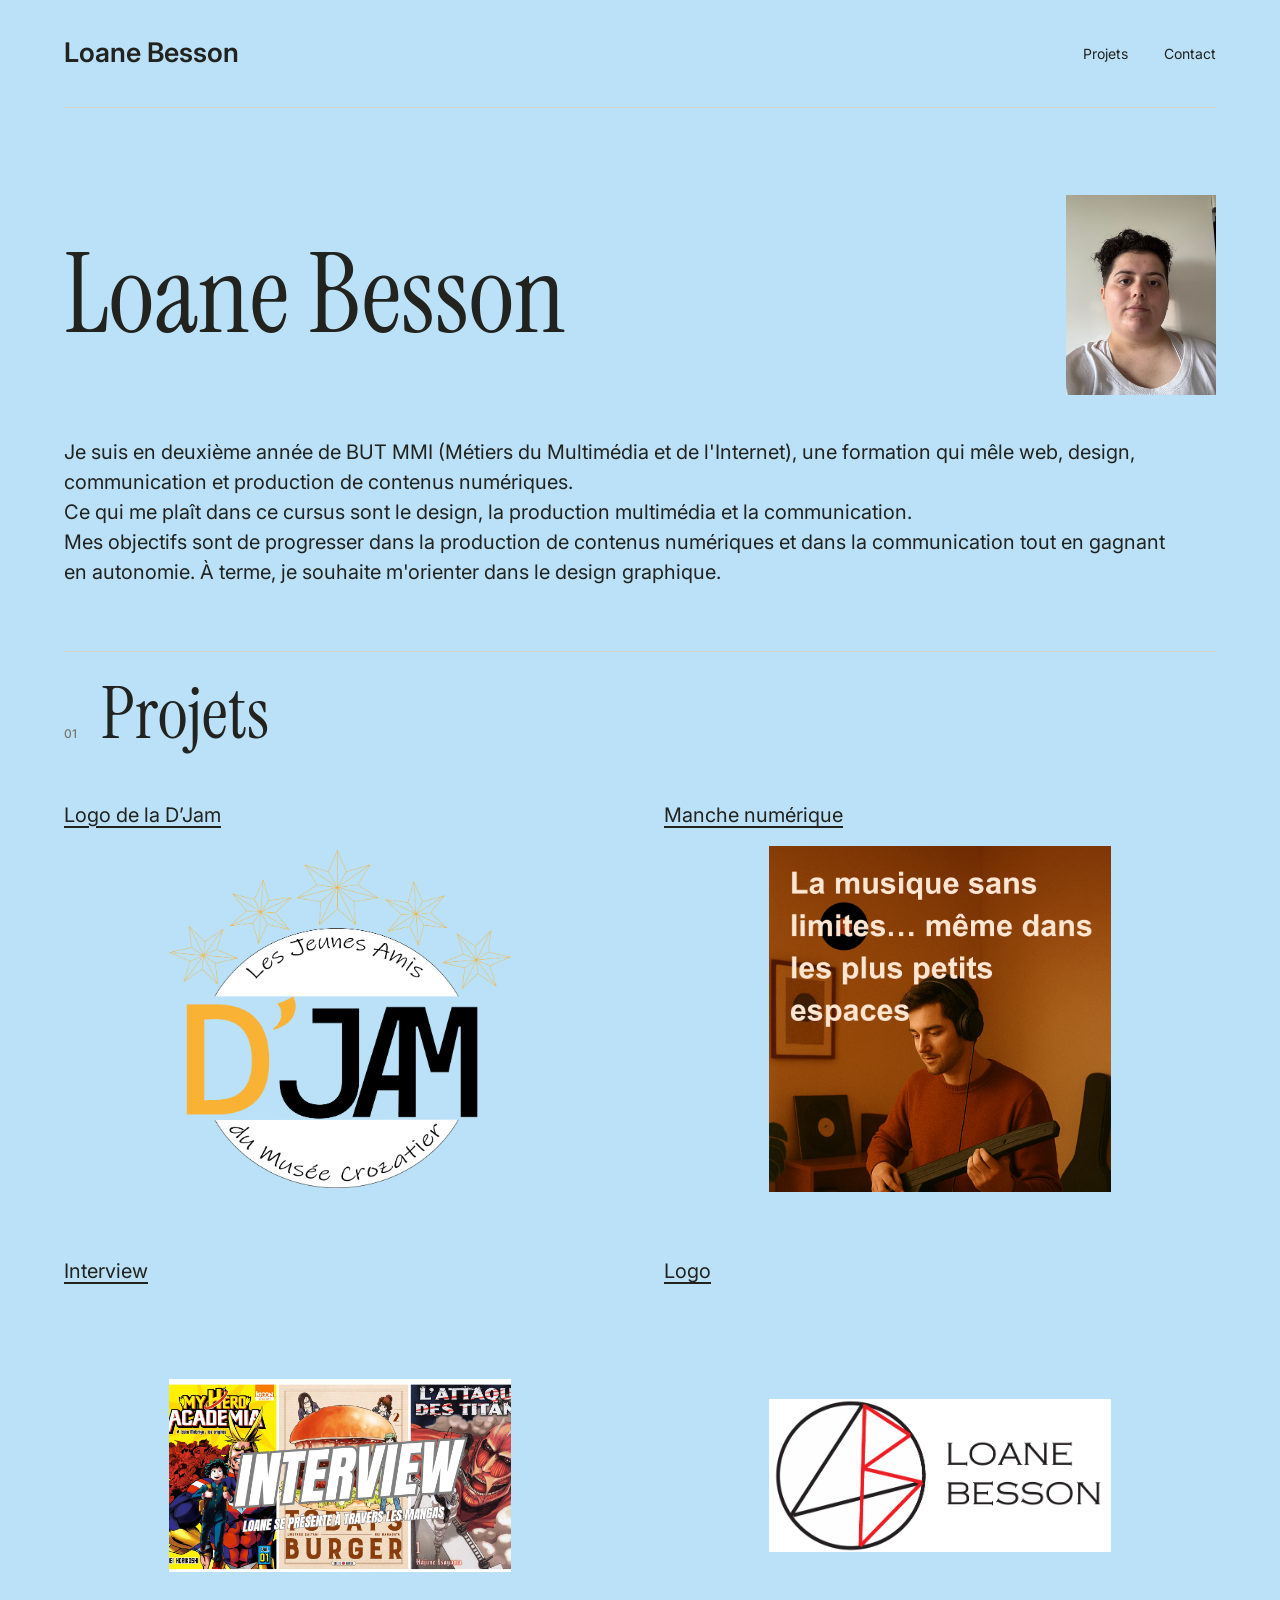
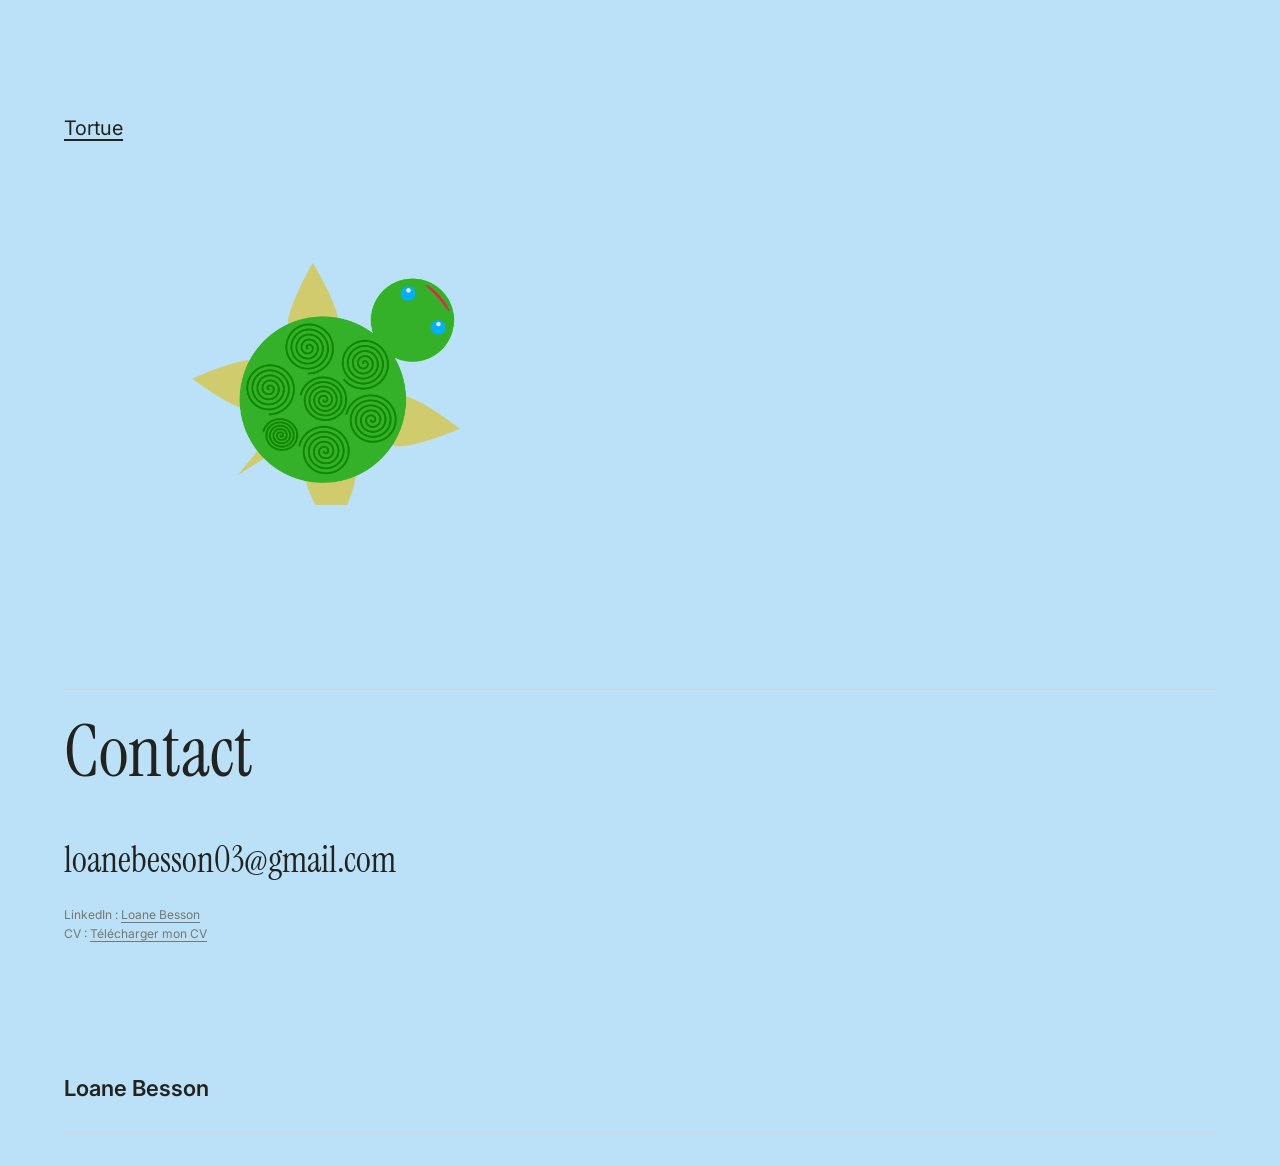
<file: index.html>
<!DOCTYPE html>
<html lang="fr">
<head>
<meta charset="utf-8">
<meta name="viewport" content="width=device-width, initial-scale=1">
<link rel="preconnect" href="https://fonts.googleapis.com">
<link rel="preconnect" href="https://fonts.gstatic.com" crossorigin>
<link href="https://fonts.googleapis.com/css2?family=Inter:wght@400;500;600&family=Instrument+Serif&display=swap" rel="stylesheet">
<title>Loane Besson — Portfolio</title>
<meta name="description" content="Portfolio de Loane Besson, étudiante en BUT MMI.">
<link rel="stylesheet" href="css/style.css">
</head>
<body>

<header class="wrap">
  <nav class="nav" aria-label="Navigation principale">
    <a class="nav__logo" href="index.html">Loane Besson</a>
    <div class="nav__links">
      <a href="#projets">Projets</a>
      <a href="#contact">Contact</a>
    </div>
  </nav>

  <div class="hero">
    <h1 class="hero__title">Loane Besson</h1>
    <img class="hero__photo" src="images/photo-loane.jpeg" alt="Photo de Loane Besson">
  </div>

  <div class="manifeste">
    <p>Je suis en deuxième année de BUT MMI (Métiers du Multimédia et de l'Internet), une formation qui mêle web, design, communication et production de contenus numériques.</p>
    <p>Ce qui me plaît dans ce cursus sont le design, la production multimédia et la communication.</p>
    <p>Mes objectifs sont de progresser dans la production de contenus numériques et dans la communication tout en gagnant en autonomie. À terme, je souhaite m'orienter dans le design graphique.</p>
  </div>
</header>

<main>
  <section class="projets wrap" id="projets">
    <div class="section-head">
      <span class="section-head__num">01</span>
      <h2 class="section-title">Projets</h2>
    </div>

    <div class="grid">
      <a class="projet" href="projet-logo-djam.html">
        <span class="projet__titre">Logo de la D’Jam</span>
        <span class="projet__img"><img src="images/logo_djam.png" alt="Aperçu du projet Logo de la D’Jam"></span>
      </a>
      <a class="projet" href="projet-manche-numerique.html">
        <span class="projet__titre">Manche numérique</span>
        <span class="projet__img"><img src="images/affiche-yamaha.png" alt="Aperçu du projet Manche numérique"></span>
      </a>
      <a class="projet" href="projet-interview.html">
        <span class="projet__titre">Interview</span>
        <span class="projet__img"><img src="images/miniature-video.png" alt="Aperçu du projet Interview"></span>
      </a>
      <a class="projet" href="projet-logo.html">
        <span class="projet__titre">Logo</span>
        <span class="projet__img"><img src="images/logo_LB.png" alt="Aperçu du projet Logo"></span>
      </a>
      <a class="projet" href="projet-tortue.html">
        <span class="projet__titre">Tortue</span>
        <span class="projet__img"><img src="images/tortue.png" alt="Aperçu du projet tortue"></span>
      </a>
    </div>
  </section>


  <section class="contact wrap" id="contact">
    <div class="section-head">
      <h2 class="section-title">Contact</h2>
    </div>
    <p class="contact__mail"><a href="mailto:loanebesson03@gmail.com" style="text-decoration:none">loanebesson03@gmail.com</a></p>
    <div class="contact__liens">
      <div>LinkedIn : <a href="https://www.linkedin.com/in/loane-besson" target="_blank" rel="noopener noreferrer">Loane Besson</a></div>
      <div>CV : <a href="documents/CV-Loane-Besson.pdf" download>Télécharger mon CV</a></div>
    </div>
  </section>
</main>

<footer class="footer">
  <p class="footer__sig">Loane Besson</p>
  <hr>
</footer>

</body>
</html>
</file>
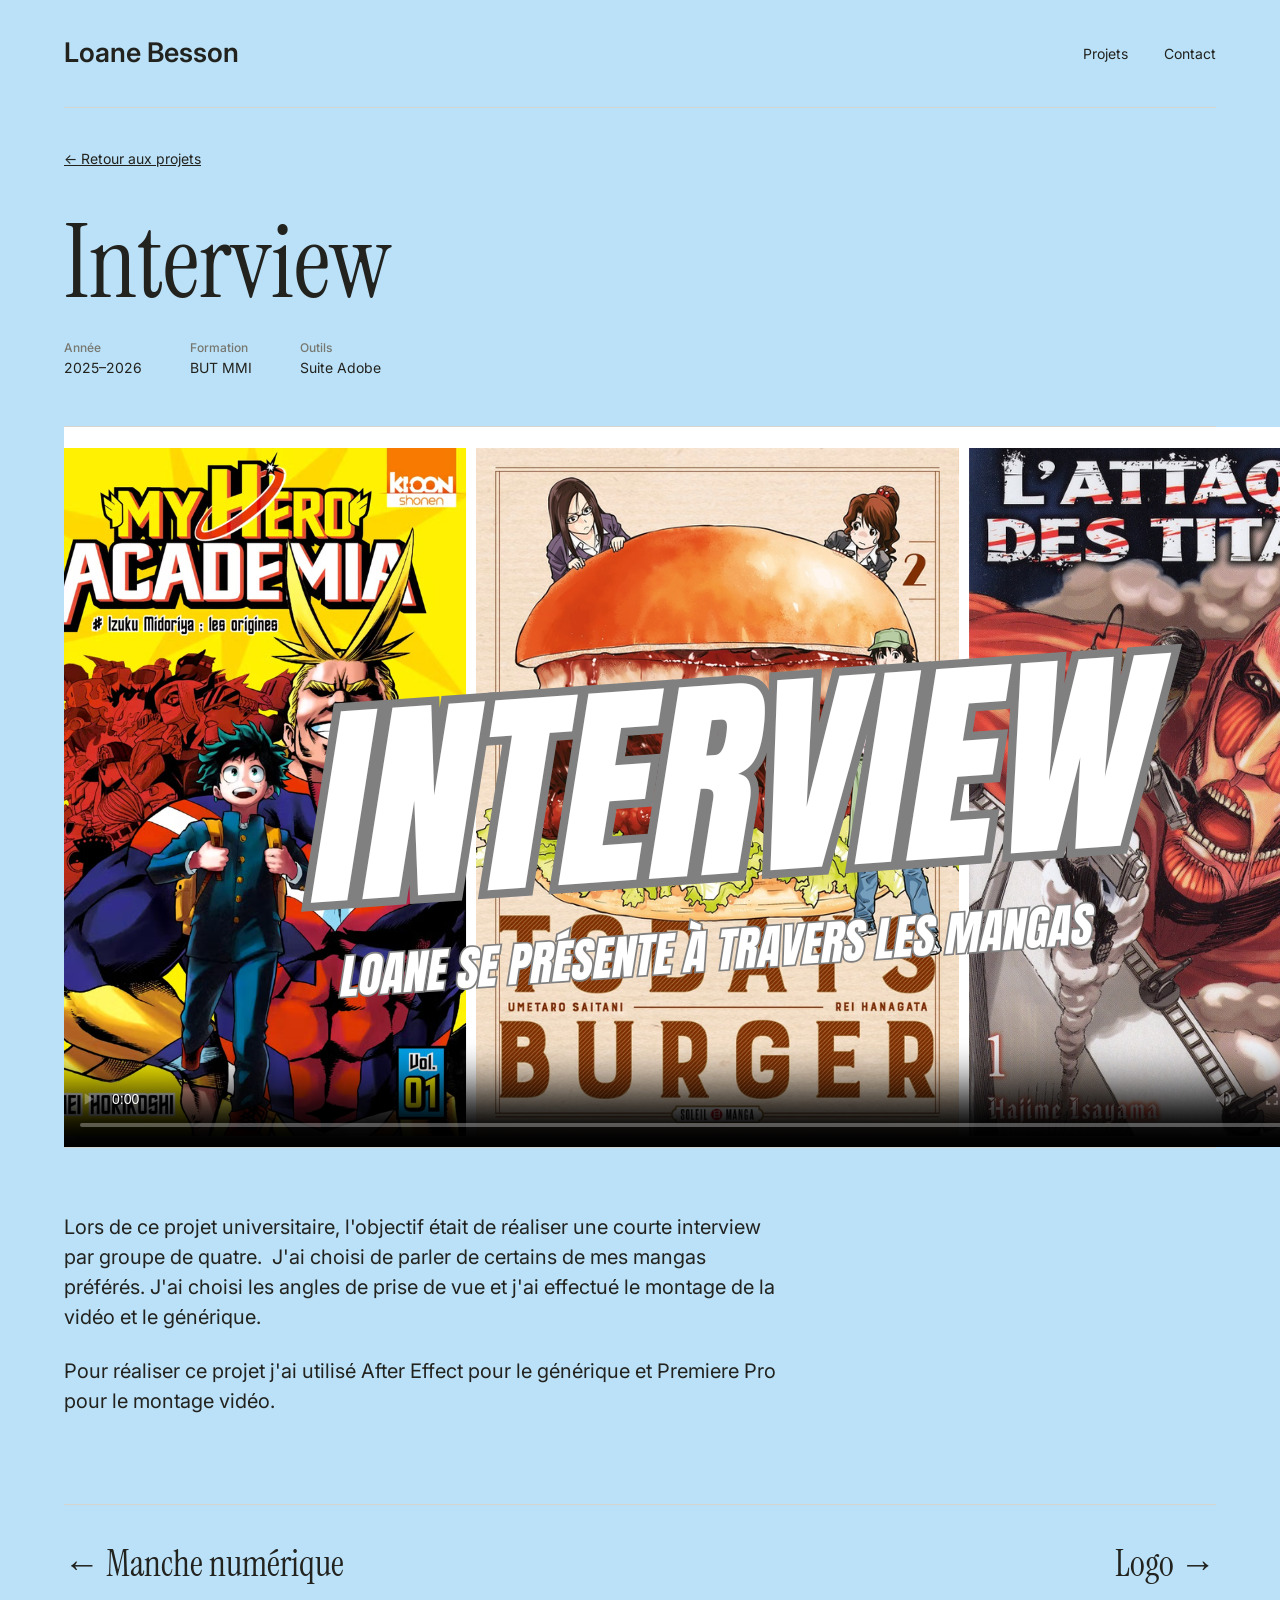
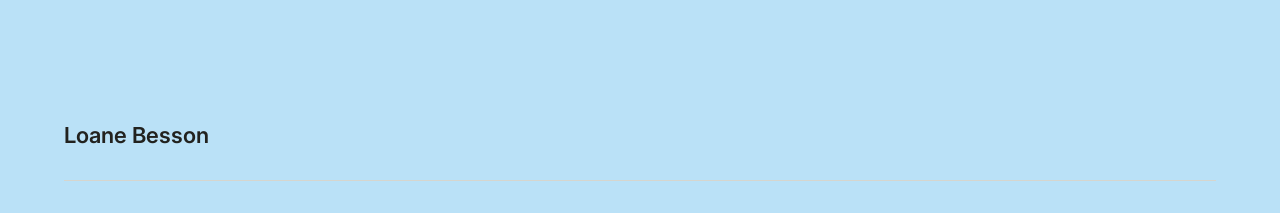
<file: projet-interview.html>
<!DOCTYPE html>
<html lang="fr">
<head>
<meta charset="utf-8">
<meta name="viewport" content="width=device-width, initial-scale=1">
<link rel="preconnect" href="https://fonts.googleapis.com">
<link rel="preconnect" href="https://fonts.gstatic.com" crossorigin>
<link href="https://fonts.googleapis.com/css2?family=Inter:wght@400;500;600&family=Instrument+Serif&display=swap" rel="stylesheet">
<title>Interview — Loane Besson</title>
<link rel="stylesheet" href="css/style.css">
</head>
<body>

<header class="wrap">
  <nav class="nav" aria-label="Navigation principale">
    <a class="nav__logo" href="index.html">Loane Besson</a>
    <div class="nav__links">
      <a href="index.html#projets">Projets</a>
      <a href="index.html#contact">Contact</a>
    </div>
  </nav>
  <a class="back" href="index.html#projets">← Retour aux projets</a>
</header>

<main class="wrap">
  <div class="projet-hero">
    <h1>Interview</h1>
    <dl class="projet-meta">
      <div><dt>Année</dt><dd>2025–2026</dd></div>
      <div><dt>Formation</dt><dd>BUT MMI</dd></div>
      <div><dt>Outils</dt><dd>Suite Adobe</dd></div>
    </dl>
  </div>

    <div class="projet-visuel">
  <video controls preload="metadata" poster="images/miniature-video.png">
    <source src="video/interview_Loane.mp4" type="video/mp4">
  </video>
</div>

  <div class="projet-texte">
    <p>Lors de ce projet universitaire, l'objectif était de réaliser une courte interview par groupe de quatre. 
J'ai choisi de parler de certains de mes mangas préférés. J'ai choisi les angles de prise de vue et j'ai effectué le montage de la vidéo et le générique. </p>
    <p>Pour réaliser ce projet j'ai utilisé After Effect pour le générique et Premiere Pro pour le montage vidéo.</p>
  </div>

  <nav class="projet-nav" aria-label="Autres projets">
    <a href="projet-manche-numerique.html">← Manche numérique</a>
    <a href="projet-logo.html">Logo →</a>
  </nav>
</main>

<footer class="footer">
  <p class="footer__sig">Loane Besson</p>
  <hr>
</footer>

</body>
</html>
</file>
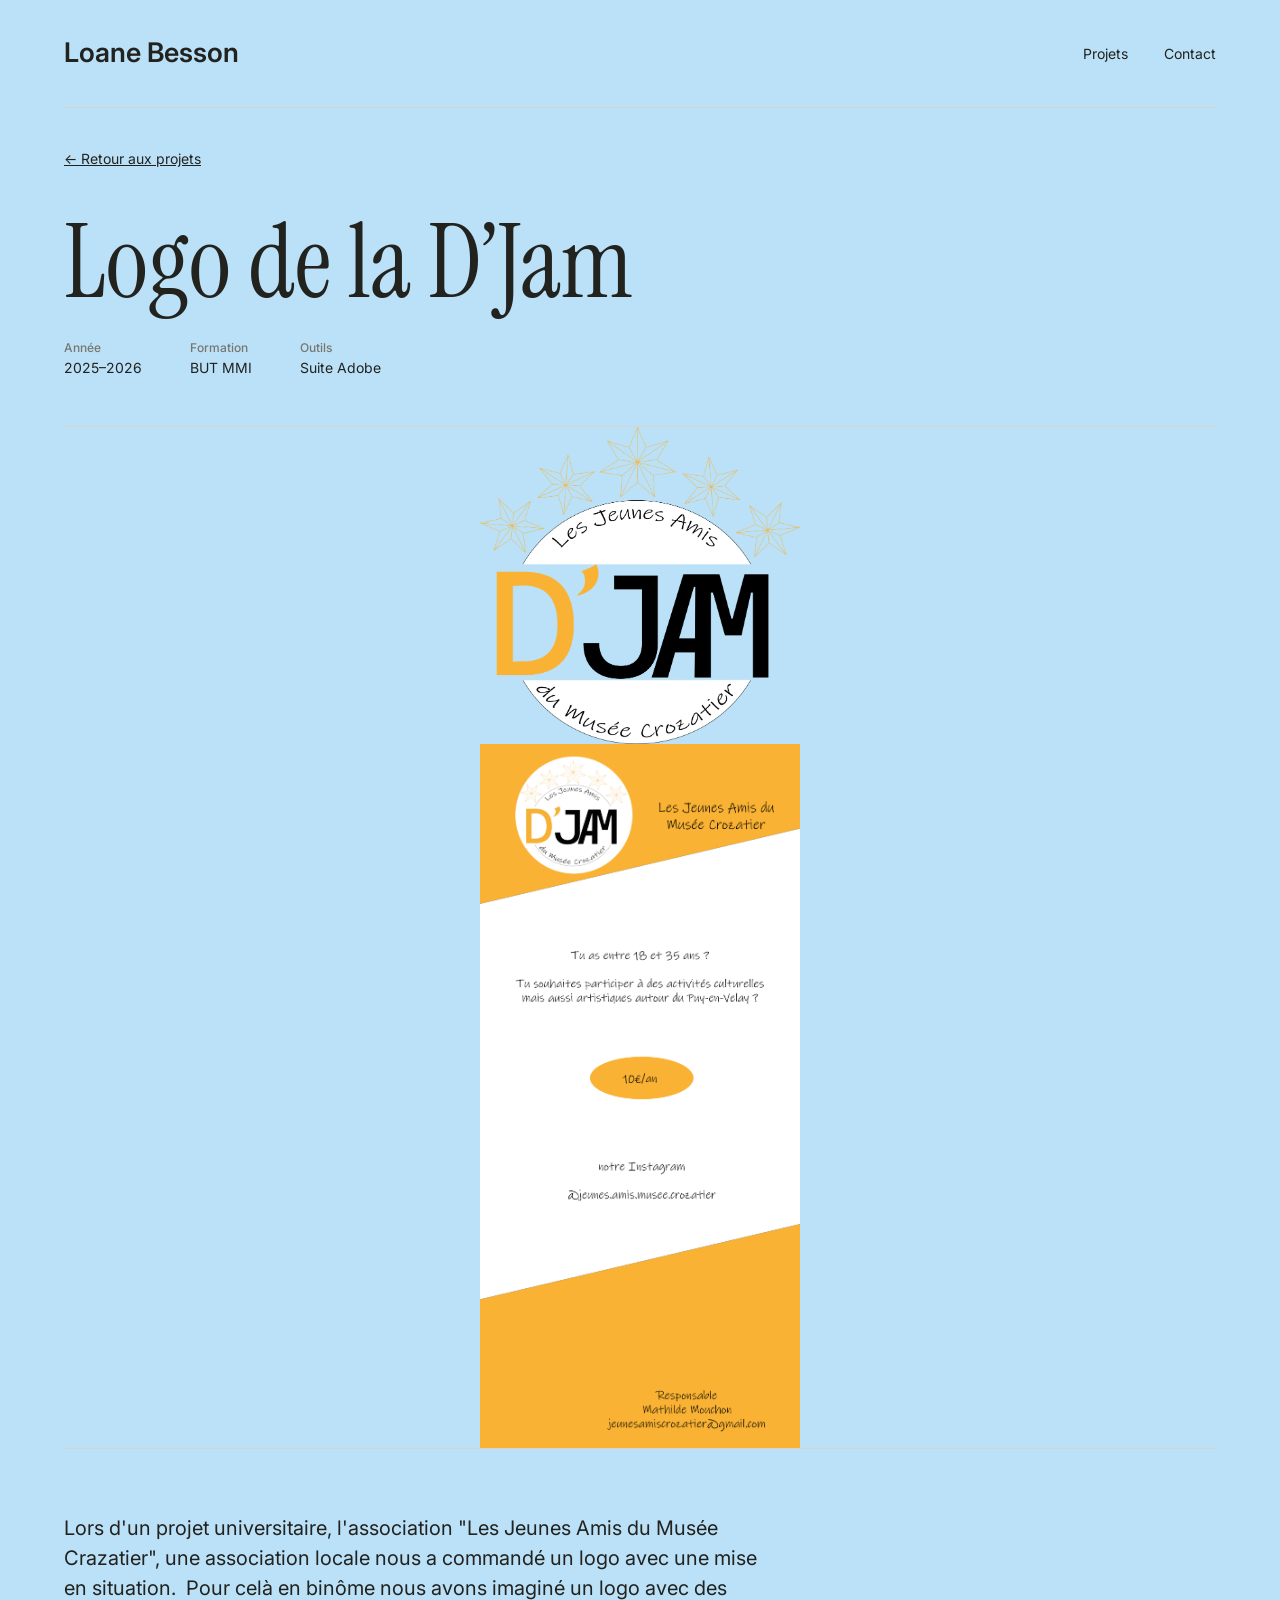
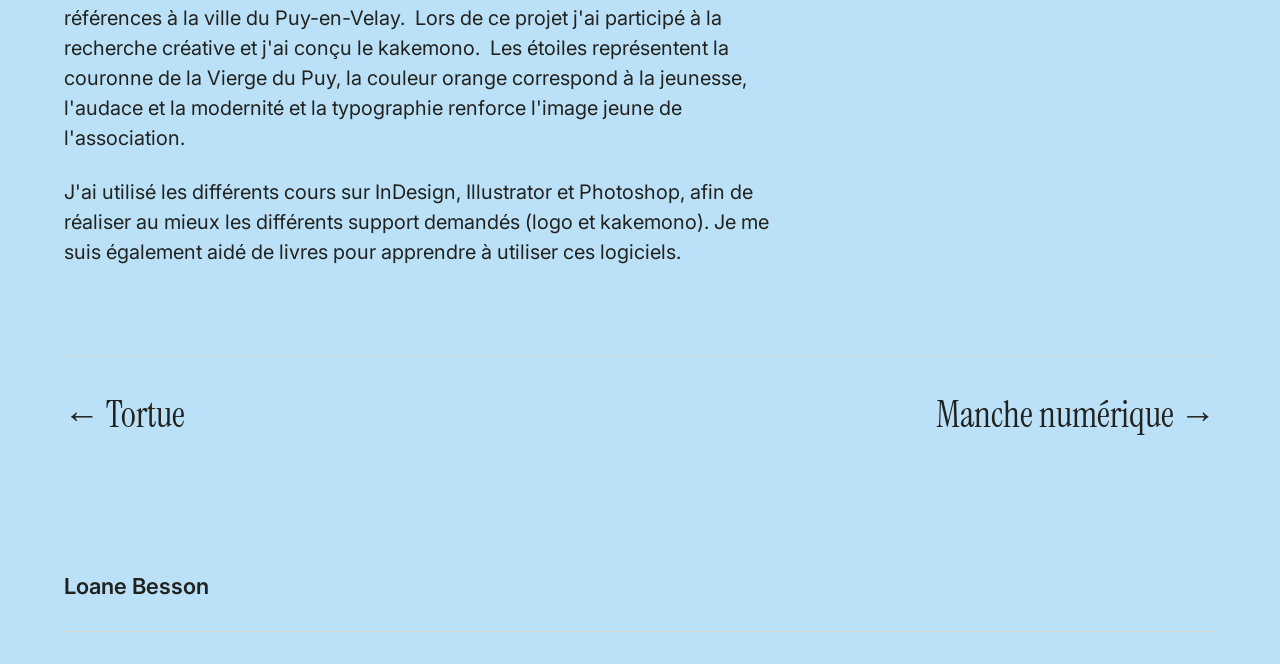
<file: projet-logo-djam.html>
<!DOCTYPE html>
<html lang="fr">
<head>
<meta charset="utf-8">
<meta name="viewport" content="width=device-width, initial-scale=1">
<link rel="preconnect" href="https://fonts.googleapis.com">
<link rel="preconnect" href="https://fonts.gstatic.com" crossorigin>
<link href="https://fonts.googleapis.com/css2?family=Inter:wght@400;500;600&family=Instrument+Serif&display=swap" rel="stylesheet">
<title>Logo de la D’Jam — Loane Besson</title>
<link rel="stylesheet" href="css/style.css">
</head>
<body>

<header class="wrap">
  <nav class="nav" aria-label="Navigation principale">
    <a class="nav__logo" href="index.html">Loane Besson</a>
    <div class="nav__links">
      <a href="index.html#projets">Projets</a>
      <a href="index.html#contact">Contact</a>
    </div>
  </nav>
  <a class="back" href="index.html#projets">← Retour aux projets</a>
</header>

<main class="wrap">
  <div class="projet-hero">
    <h1>Logo de la D’Jam</h1>
    <dl class="projet-meta">
      <div><dt>Année</dt><dd>2025–2026</dd></div>
      <div><dt>Formation</dt><dd>BUT MMI</dd></div>
      <div><dt>Outils</dt><dd> Suite Adobe</dd></div>
    </dl>
  </div>

  <div class="projet-visuel">
    <img src="images/logo_djam.png" alt="Visuel du projet Logo de la D’Jam">
    <img src="images/kakemono_djam.png" alt="Visuel kakemono de la D’Jam">
  </div>

  <div class="projet-texte">
    <p> Lors d'un projet universitaire, l'association "Les Jeunes Amis du Musée Crazatier", une association locale nous a commandé un logo avec une mise en situation. 
Pour celà en binôme nous avons imaginé un logo avec des références à la ville du Puy-en-Velay. 
Lors de ce projet j'ai participé à la recherche créative et j'ai conçu le kakemono. 
Les étoiles représentent la couronne de la Vierge du Puy, la couleur orange correspond à la jeunesse, l'audace et la modernité et la typographie renforce l'image jeune de l'association. </p>
    <p>J'ai utilisé les différents cours sur InDesign, Illustrator et Photoshop, afin de réaliser au mieux les différents support demandés (logo et kakemono). Je me suis également aidé de livres pour apprendre à utiliser ces logiciels. </p>
  </div>

  <nav class="projet-nav" aria-label="Autres projets">
    <a href="projet-tortue.html">← Tortue</a>
    <a href="projet-manche-numerique.html">Manche numérique →</a>
  </nav>
</main>

<footer class="footer">
  <p class="footer__sig">Loane Besson</p>
  <hr>
</footer>

</body>
</html>
</file>
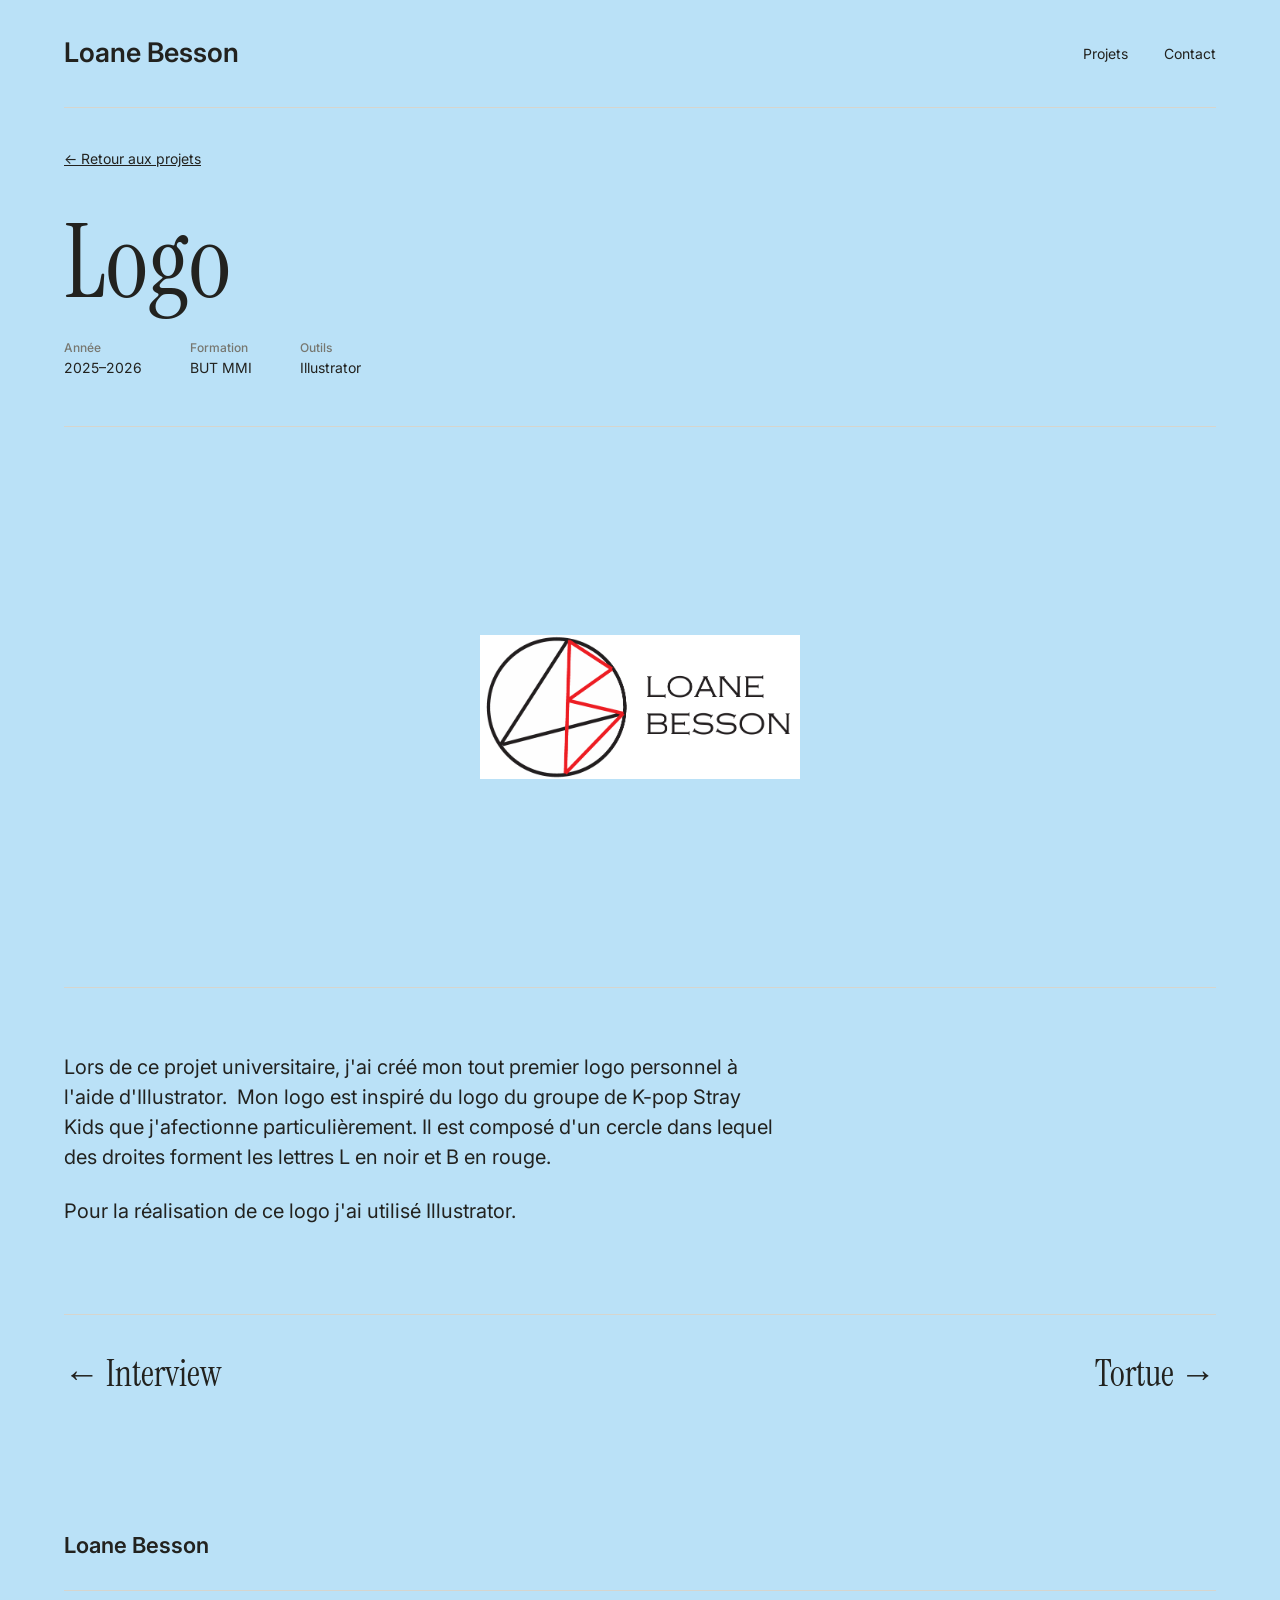
<file: projet-logo.html>
<!DOCTYPE html>
<html lang="fr">
<head>
<meta charset="utf-8">
<meta name="viewport" content="width=device-width, initial-scale=1">
<link rel="preconnect" href="https://fonts.googleapis.com">
<link rel="preconnect" href="https://fonts.gstatic.com" crossorigin>
<link href="https://fonts.googleapis.com/css2?family=Inter:wght@400;500;600&family=Instrument+Serif&display=swap" rel="stylesheet">
<title>Logo — Loane Besson</title>
<link rel="stylesheet" href="css/style.css">
</head>
<body>

<header class="wrap">
  <nav class="nav" aria-label="Navigation principale">
    <a class="nav__logo" href="index.html">Loane Besson</a>
    <div class="nav__links">
      <a href="index.html#projets">Projets</a>
      <a href="index.html#contact">Contact</a>
    </div>
  </nav>
  <a class="back" href="index.html#projets">← Retour aux projets</a>
</header>

<main class="wrap">
  <div class="projet-hero">
    <h1>Logo</h1>
    <dl class="projet-meta">
      <div><dt>Année</dt><dd>2025–2026</dd></div>
      <div><dt>Formation</dt><dd>BUT MMI</dd></div>
      <div><dt>Outils</dt><dd>Illustrator</dd></div>
    </dl>
  </div>

  <div class="projet-visuel">
    <img src="images/logo_LB.png" alt="Visuel du projet Logo">
  </div>

  <div class="projet-texte">
    <p>Lors de ce projet universitaire, j'ai créé mon tout premier logo personnel à l'aide d'Illustrator. 
Mon logo est inspiré du logo du groupe de K-pop Stray Kids que j'afectionne particulièrement. Il est composé d'un cercle dans lequel des droites forment les lettres L en noir et B en rouge.  </p>
    <p>Pour la réalisation de ce logo j'ai utilisé Illustrator. </p>
  </div>

  <nav class="projet-nav" aria-label="Autres projets">
    <a href="projet-interview.html">← Interview</a>
    <a href="projet-tortue.html">Tortue →</a>
  </nav>
</main>

<footer class="footer">
  <p class="footer__sig">Loane Besson</p>
  <hr>
</footer>

</body>
</html>
</file>
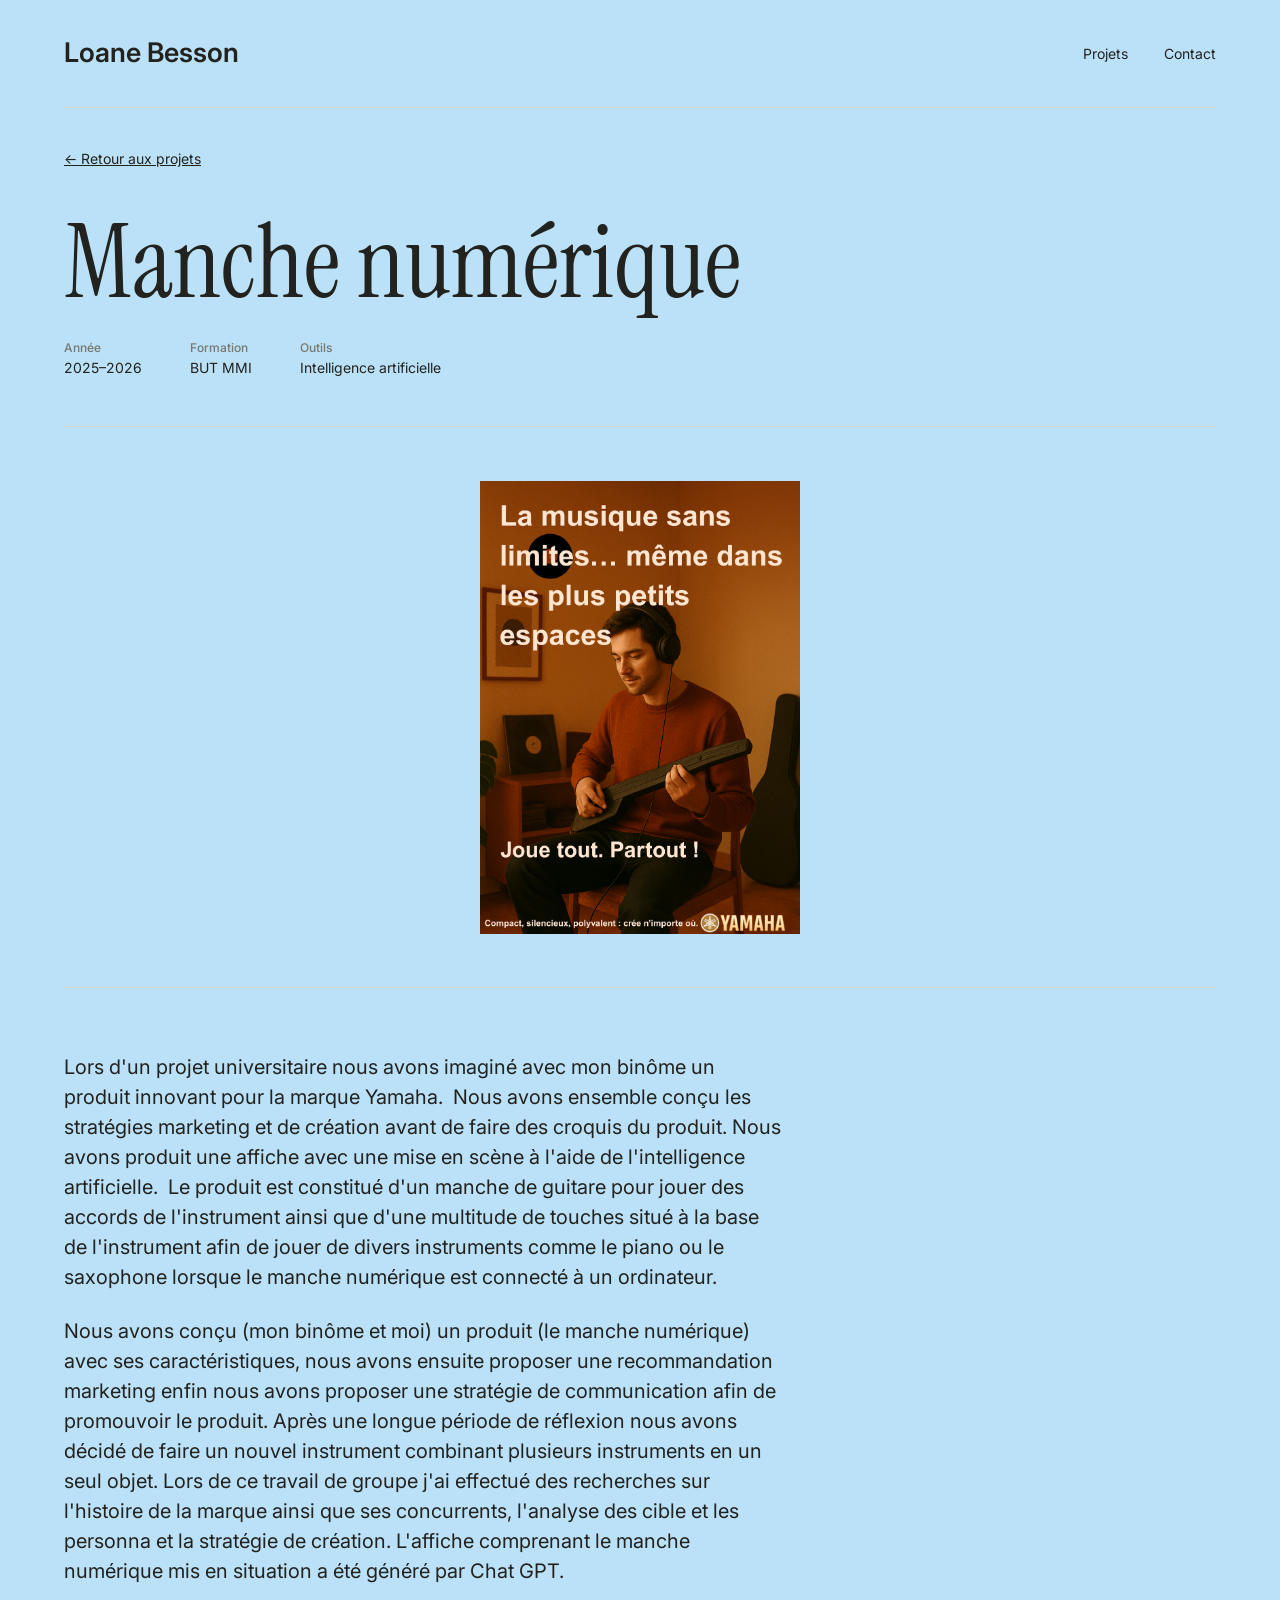
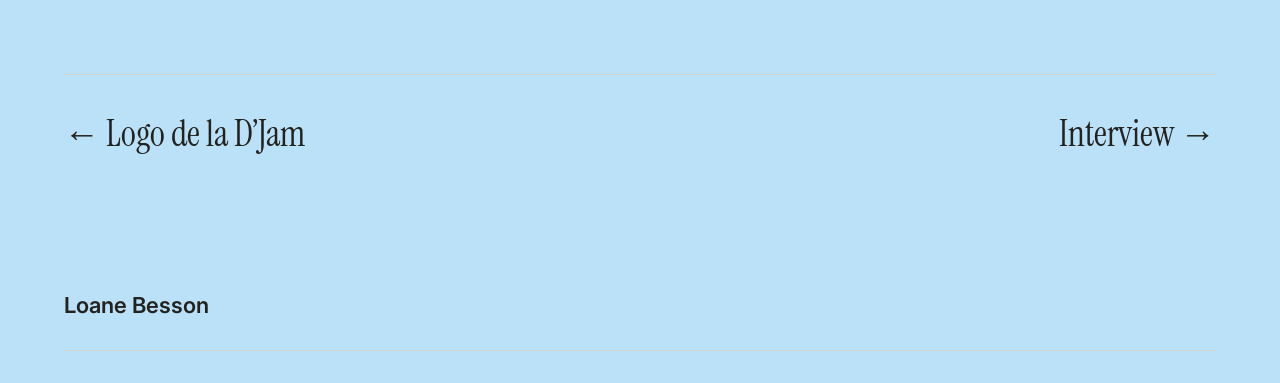
<file: projet-manche-numerique.html>
<!DOCTYPE html>
<html lang="fr">
<head>
<meta charset="utf-8">
<meta name="viewport" content="width=device-width, initial-scale=1">
<link rel="preconnect" href="https://fonts.googleapis.com">
<link rel="preconnect" href="https://fonts.gstatic.com" crossorigin>
<link href="https://fonts.googleapis.com/css2?family=Inter:wght@400;500;600&family=Instrument+Serif&display=swap" rel="stylesheet">
<title>Manche numérique — Loane Besson</title>
<link rel="stylesheet" href="css/style.css">
</head>
<body>

<header class="wrap">
  <nav class="nav" aria-label="Navigation principale">
    <a class="nav__logo" href="index.html">Loane Besson</a>
    <div class="nav__links">
      <a href="index.html#projets">Projets</a>
      <a href="index.html#contact">Contact</a>
    </div>
  </nav>
  <a class="back" href="index.html#projets">← Retour aux projets</a>
</header>

<main class="wrap">
  <div class="projet-hero">
    <h1>Manche numérique</h1>
    <dl class="projet-meta">
      <div><dt>Année</dt><dd>2025–2026</dd></div>
      <div><dt>Formation</dt><dd>BUT MMI</dd></div>
      <div><dt>Outils</dt><dd> Intelligence artificielle </dd></div>
    </dl>
  </div>

  <div class="projet-visuel">
    <img src="images/affiche-yamaha.png" alt="Visuel du projet Manche numérique">
  </div>

  <div class="projet-texte">
    <p>Lors d'un projet universitaire nous avons imaginé avec mon binôme un produit innovant pour la marque Yamaha. 
Nous avons ensemble conçu les stratégies marketing et de création avant de faire des croquis du produit. Nous avons produit une affiche avec une mise en scène à l'aide de l'intelligence artificielle. 
Le produit est constitué d'un manche de guitare pour jouer des accords de l'instrument ainsi que d'une multitude de touches situé à la base de l'instrument afin de jouer de divers instruments comme le piano ou le saxophone lorsque le manche numérique est connecté à un ordinateur. </p>
    <p>Nous avons conçu (mon binôme et moi) un produit (le manche numérique) avec ses caractéristiques, nous avons ensuite proposer une recommandation marketing enfin nous avons proposer une stratégie de communication afin de promouvoir le produit. 
Après une longue période de réflexion nous avons décidé de faire un nouvel instrument combinant plusieurs instruments en un seul objet. Lors de ce travail de groupe j'ai effectué des recherches sur l'histoire de la marque ainsi que ses concurrents, l'analyse des cible et les personna et la stratégie de création.
L'affiche comprenant le manche numérique mis en situation a été généré par Chat GPT. </p>
  </div>

  <nav class="projet-nav" aria-label="Autres projets">
    <a href="projet-logo-djam.html">← Logo de la D’Jam</a>
    <a href="projet-interview.html">Interview →</a>
  </nav>
</main>

<footer class="footer">
  <p class="footer__sig">Loane Besson</p>
  <hr>
</footer>

</body>
</html>
</file>
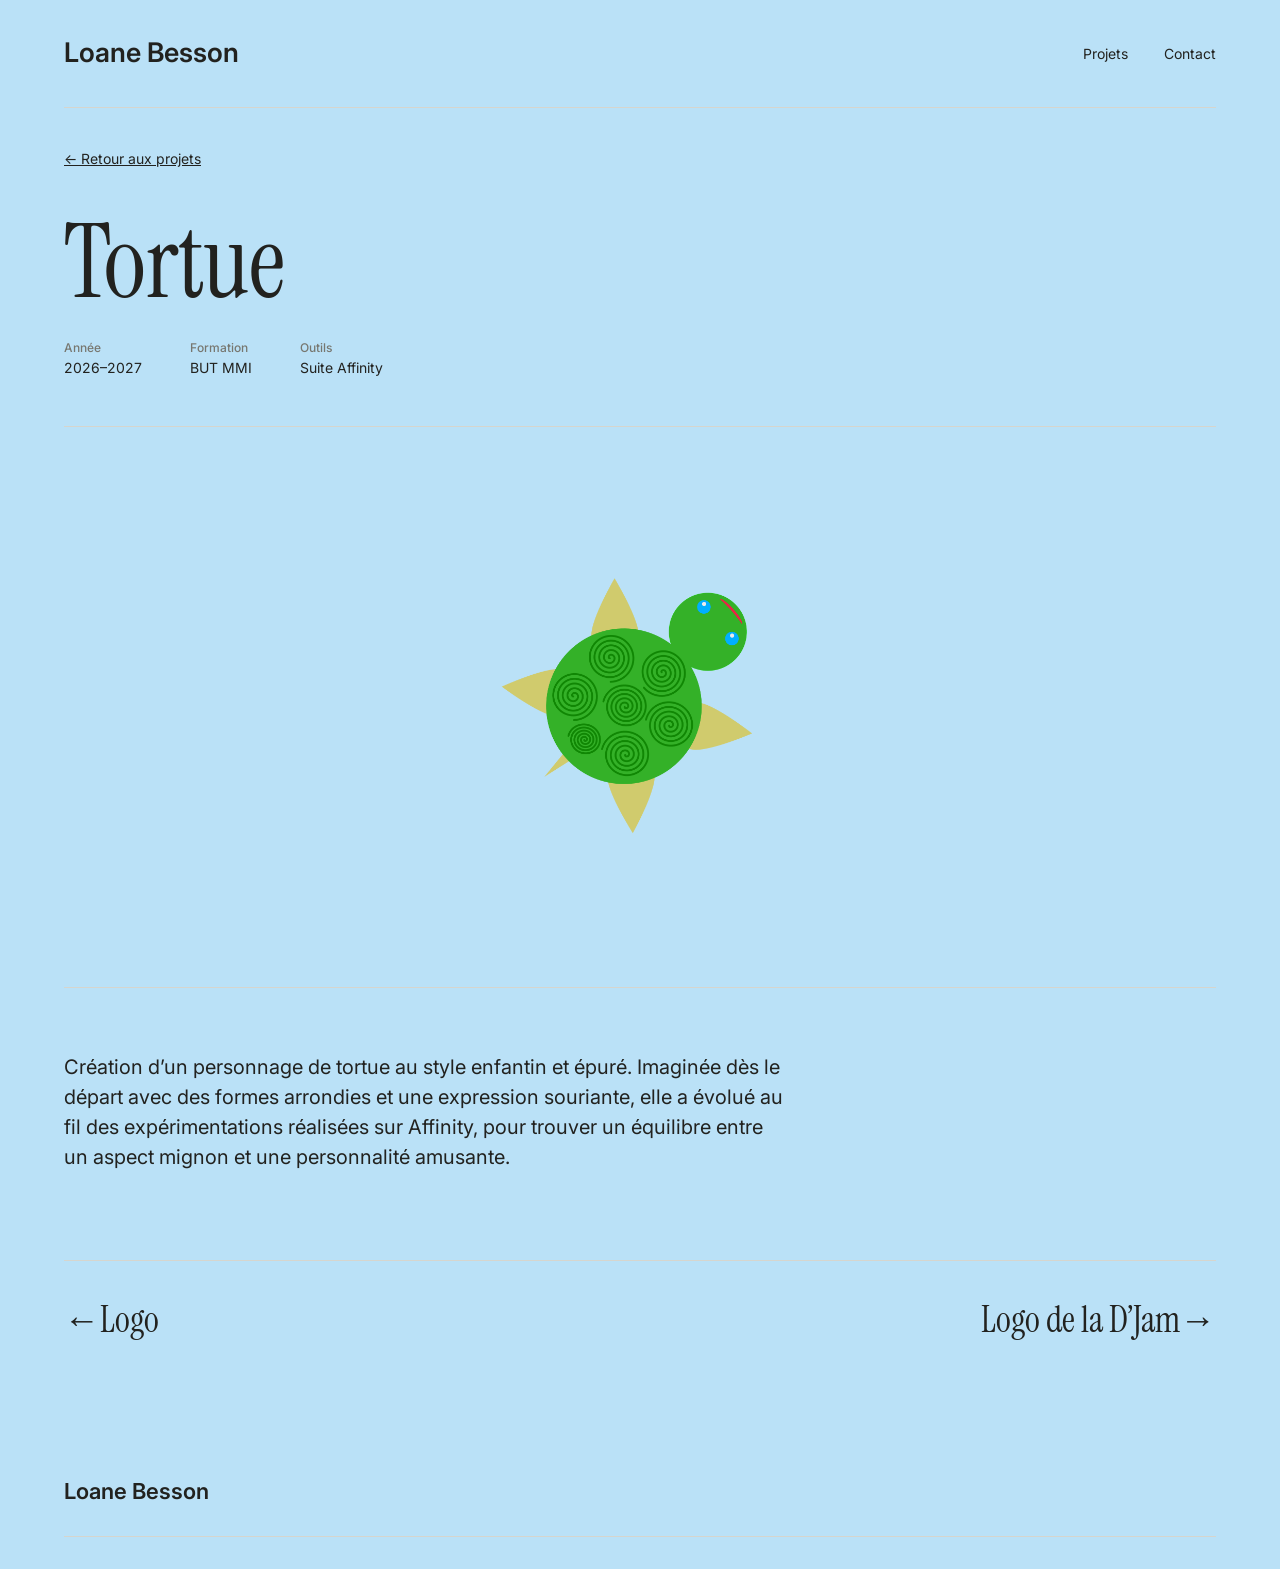
<file: projet-tortue.html>
<!DOCTYPE html>
<html lang="fr">
<head>
<meta charset="utf-8">
<meta name="viewport" content="width=device-width, initial-scale=1">
<link rel="preconnect" href="https://fonts.googleapis.com">
<link rel="preconnect" href="https://fonts.gstatic.com" crossorigin>
<link href="https://fonts.googleapis.com/css2?family=Inter:wght@400;500;600&family=Instrument+Serif&display=swap" rel="stylesheet">
<title>Logo — Loane Besson</title>
<link rel="stylesheet" href="css/style.css">
</head>
<body>

<header class="wrap">
  <nav class="nav" aria-label="Navigation principale">
    <a class="nav__logo" href="index.html">Loane Besson</a>
    <div class="nav__links">
      <a href="index.html#projets">Projets</a>
      <a href="index.html#contact">Contact</a>
    </div>
  </nav>
  <a class="back" href="index.html#projets">← Retour aux projets</a>
</header>

<main class="wrap">
  <div class="projet-hero">
    <h1>Tortue</h1>
    <dl class="projet-meta">
      <div><dt>Année</dt><dd>2026–2027</dd></div>
      <div><dt>Formation</dt><dd>BUT MMI</dd></div>
      <div><dt>Outils</dt><dd>Suite Affinity</dd></div>
    </dl>
  </div>

  <div class="projet-visuel">
    <img src="images/tortue.png" alt="Visuel du projet Tortue">
  </div>

  <div class="projet-texte">
    <p>Création d’un personnage de tortue au style enfantin et épuré. Imaginée dès le départ avec des formes arrondies et une expression souriante, elle a évolué au fil des expérimentations réalisées sur Affinity, pour trouver un équilibre entre un aspect mignon et une personnalité amusante.</p>
  </div>

  <nav class="projet-nav" aria-label="Autres projets">
    <a href="projet-logo.html">←Logo </a>
    <a href="projet-logo-djam.html">Logo de la D’Jam→</a>
  </nav>
</main>

<footer class="footer">
  <p class="footer__sig">Loane Besson</p>
  <hr>
</footer>

</body>
</html>
</file>
<file: css/style.css>
/* ===== Variables (couleurs et typos issues de la maquette Figma) ===== */
:root {
  --bg: #bae1f7;
  --ink: #22221f;
  --muted: #777770;
  --line: #d6d5cd;
  --cream: #f4f2ec;
  --serif: "Instrument Serif", Georgia, serif;
  --sans: "Inter", system-ui, sans-serif;
  --pad: 64px;
}

*, *::before, *::after { box-sizing: border-box; }
html { scroll-behavior: smooth; }
body { margin: 0; background: var(--bg); color: var(--ink); font-family: var(--sans); line-height: 1.5; }
img { display: block; max-width: 100%; }
a { color: inherit; }
:focus-visible { outline: 2px solid var(--ink); outline-offset: 4px; }
.wrap { padding-inline: var(--pad); }

/* ===== Navigation ===== */
.nav { display: flex; align-items: center; justify-content: space-between; height: 108px; border-bottom: 1px solid var(--line); }
.nav__logo { font-weight: 600; font-size: 27px; text-decoration: none; }
.nav__links { display: flex; gap: 36px; font-size: 14px; }
.nav__links a { text-decoration: none; }
.nav__links a:hover { text-decoration: underline; }

/* ===== Hero ===== */
.hero { display: flex; align-items: center; justify-content: space-between; gap: 40px; padding-top: 87px; }
.hero__title { font-family: var(--serif); font-weight: 400; font-size: clamp(64px, 8.6vw, 124px); line-height: 1.03; margin: 0; }
.hero__photo { width: 150px; flex-shrink: 0; }
.manifeste { max-width: 1120px; padding-block: 42px 64px; font-size: 20px; }
.manifeste p { margin: 0; }

/* ===== Titres de section ===== */
.section-head { border-top: 1px solid var(--line); padding-top: 24px; margin-bottom: 48px; display: flex; align-items: baseline; gap: 24px; }
.section-head__num { font-size: 12px; font-weight: 500; color: var(--muted); }
.section-title { font-family: var(--serif); font-weight: 400; font-size: 72px; line-height: 1.05; margin: 0; }

/* ===== Projets (articles cliquables) ===== */
.projets { padding-bottom: 96px; }
.grid { display: grid; grid-template-columns: repeat(2, 1fr); gap: 64px 48px; }
.projet { display: flex; flex-direction: column; gap: 16px; text-decoration: none; color: inherit; }
.projet__titre { font-size: 20px; text-decoration: underline; text-underline-offset: 4px; }
.projet__img { width: 100%; aspect-ratio: 637 / 400; display: grid; place-items: center; overflow: hidden; transition: transform .25s ease; }
.projet__img img { width: 62%; height: auto; }
.projet:hover .projet__img, .projet:focus-visible .projet__img { transform: translateY(-6px); }
.projet:hover .projet__titre { text-decoration-thickness: 2px; }

/* ===== Galerie ===== */
.galerie { background: var(--red); color: var(--cream); padding: 88px var(--pad) 120px; }
.galerie .section-title { color: var(--cream); margin-bottom: 56px; }
.galerie__list { display: grid; grid-template-columns: repeat(4, 248px); gap: 32px; }
.galerie__item { text-decoration: none; display: flex; flex-direction: column; gap: 24px; font-size: 24px; }
.galerie__item img { width: 248px; height: 228px; object-fit: contain; filter: invert(1); transition: transform .25s ease; }
.galerie__item:hover img { transform: scale(1.04); }
.galerie__item:hover span { text-decoration: underline; }

/* ===== Contact ===== */
.contact { padding-block: 88px 96px; }
.contact__mail { font-family: var(--serif); font-size: 36px; line-height: 1.2; margin: 0 0 24px; }
.contact__liens { font-size: 12px; color: var(--muted); line-height: 1.6; }
.contact__liens a { text-underline-offset: 3px; }

/* ===== Pied de page ===== */
.footer { padding: 32px var(--pad); }
.footer__sig { font-weight: 600; font-size: 22px; margin: 0 0 28px; }
.footer hr { border: 0; border-top: 1px solid var(--line); margin: 0; }

/* ===== Page projet ===== */
.back { display: inline-block; margin-top: 40px; font-size: 14px; }
.projet-hero { padding-block: 40px 48px; }
.projet-hero h1 { font-family: var(--serif); font-weight: 400; font-size: clamp(56px, 8vw, 124px); line-height: 1.03; margin: 0 0 24px; }
.projet-meta { display: flex; gap: 48px; flex-wrap: wrap; font-size: 14px; color: var(--muted); margin: 0; }
.projet-meta dt { font-size: 12px; font-weight: 500; }
.projet-meta dd { margin: 0; color: var(--ink); }
.projet-visuel { aspect-ratio: 1312 / 640; display: grid; place-items: center; border-top: 1px solid var(--line); border-bottom: 1px solid var(--line); }
.projet-visuel img { width: min(320px, 40%); }
.projet-texte { max-width: 720px; padding-block: 64px; font-size: 20px; }
.projet-texte p { margin: 0 0 24px; }
.projet-nav { display: flex; justify-content: space-between; gap: 24px; border-top: 1px solid var(--line); padding-block: 32px 96px; font-family: var(--serif); font-size: 36px; }
.projet-nav a { text-decoration: none; }
.projet-nav a:hover { text-decoration: underline; }

/* ===== Responsive ===== */
@media (max-width: 1100px) {
  .galerie__list { grid-template-columns: repeat(2, 248px); }
}
@media (max-width: 768px) {
  :root { --pad: 24px; }
  .nav { height: 80px; }
  .nav__logo { font-size: 22px; }
  .nav__links { gap: 20px; }
  .hero { padding-top: 48px; }
  .hero__photo { width: 84px; }
  .manifeste { font-size: 17px; }
  .section-title { font-size: 48px; }
  .grid { grid-template-columns: 1fr; }
  .galerie__list { grid-template-columns: repeat(2, 1fr); }
  .galerie__item img { width: 100%; height: auto; aspect-ratio: 248 / 228; }
  .galerie__item { font-size: 18px; }
  .contact__mail { font-size: 26px; overflow-wrap: anywhere; }
  .projet-nav { font-size: 24px; flex-direction: column; }
}
@media (prefers-reduced-motion: reduce) {
  html { scroll-behavior: auto; }
  * { transition: none !important; }
}
</file>
